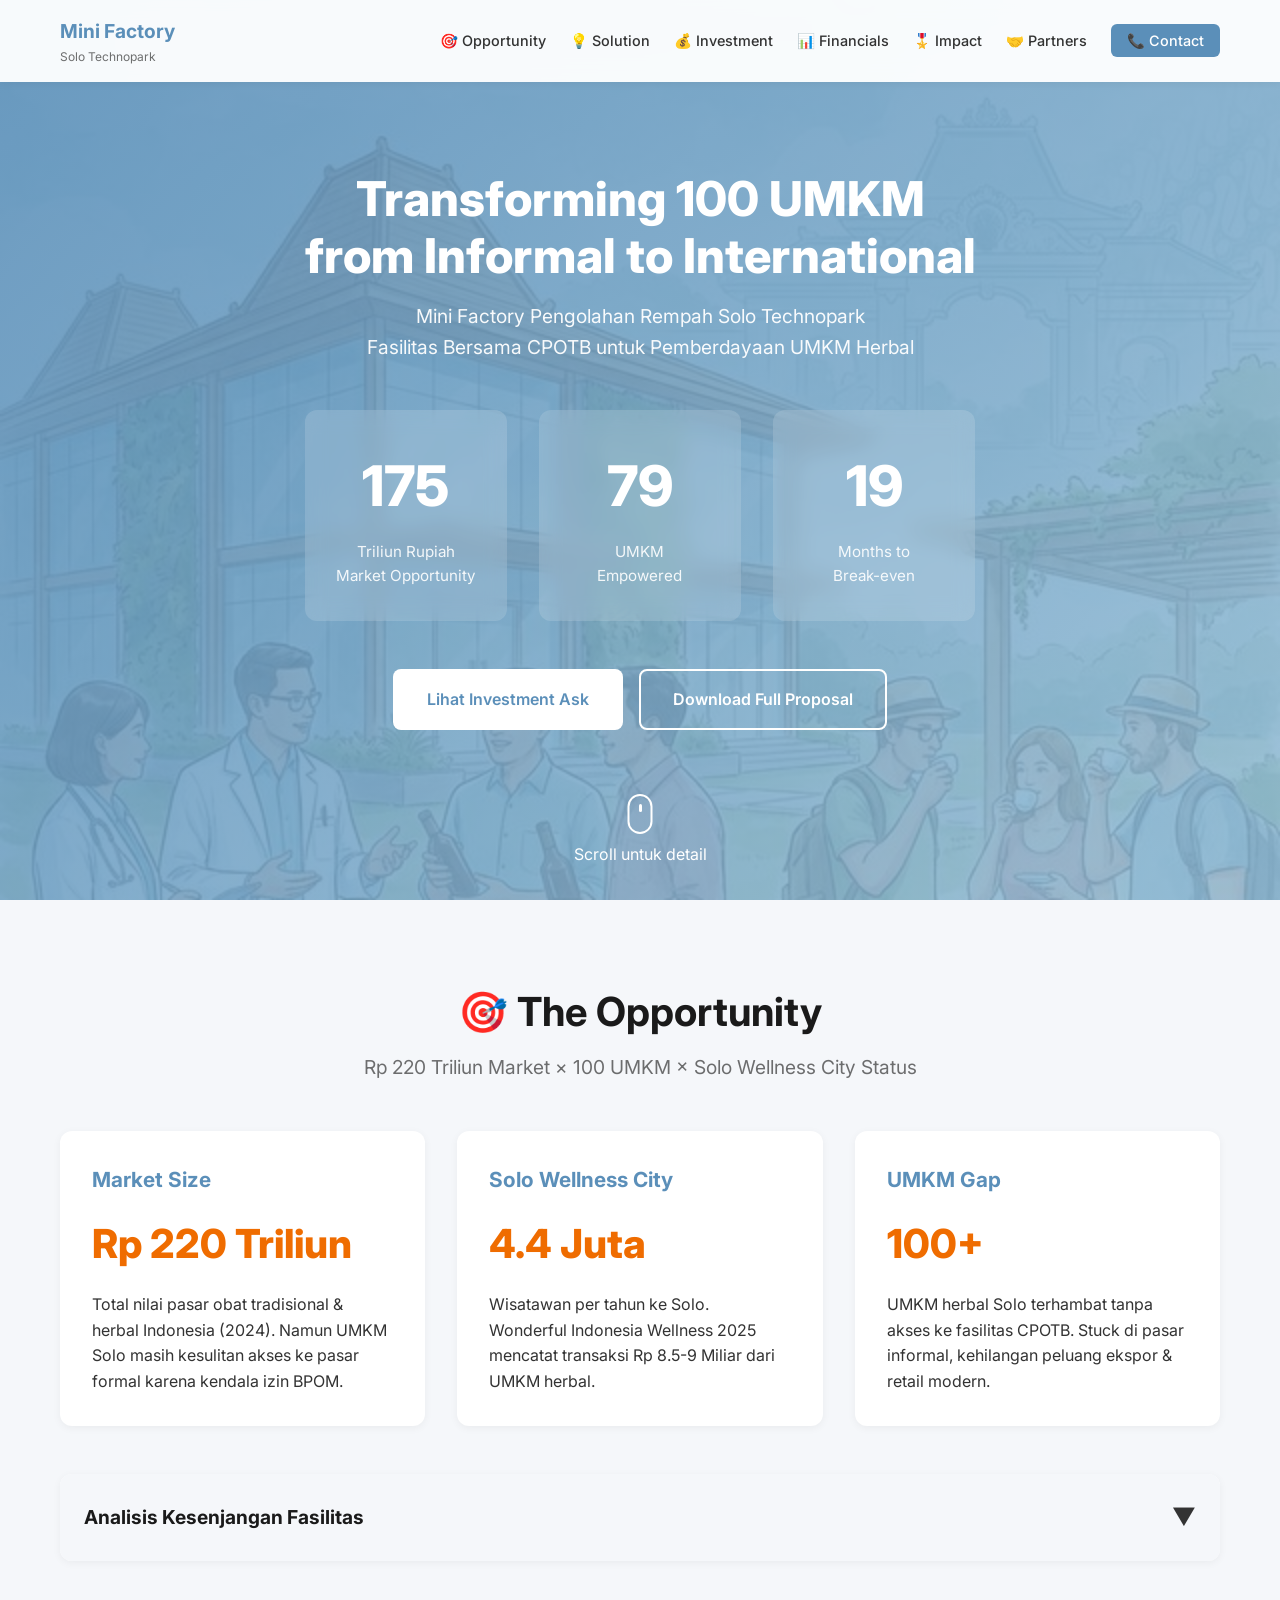
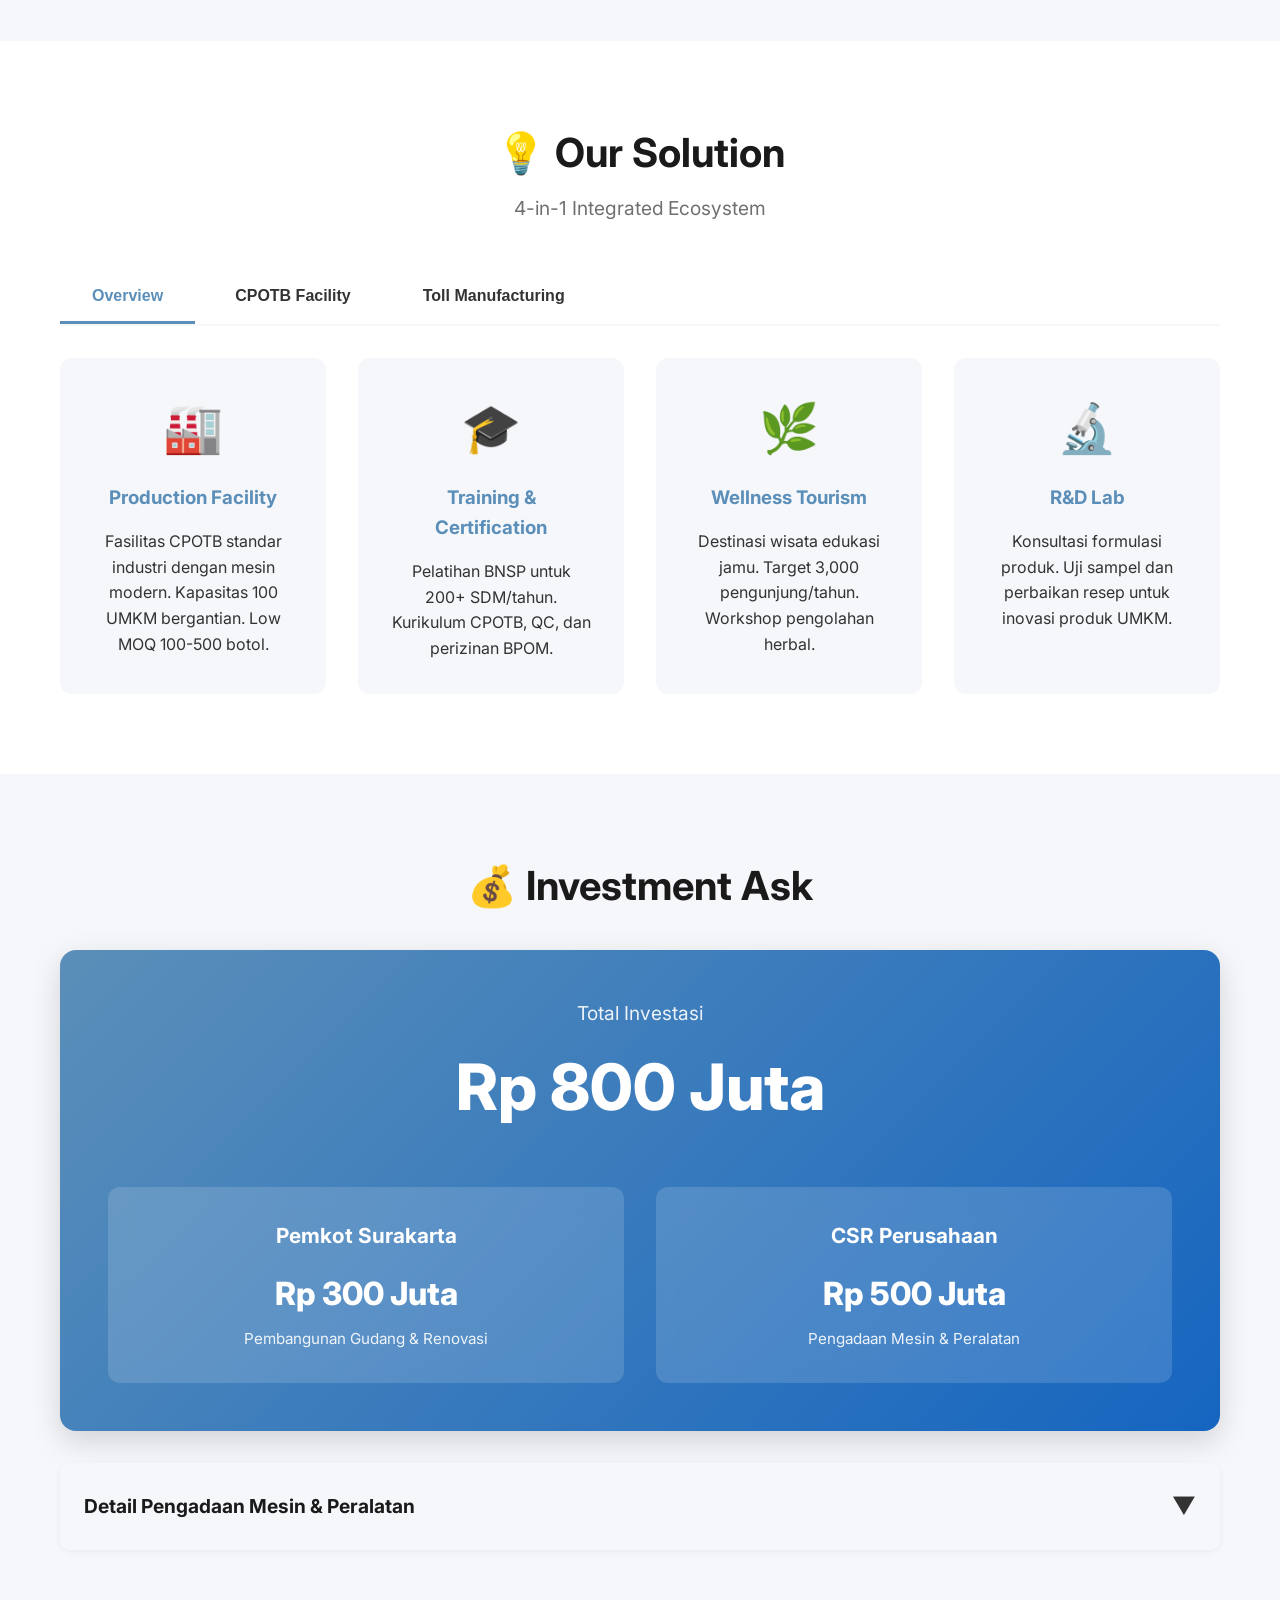
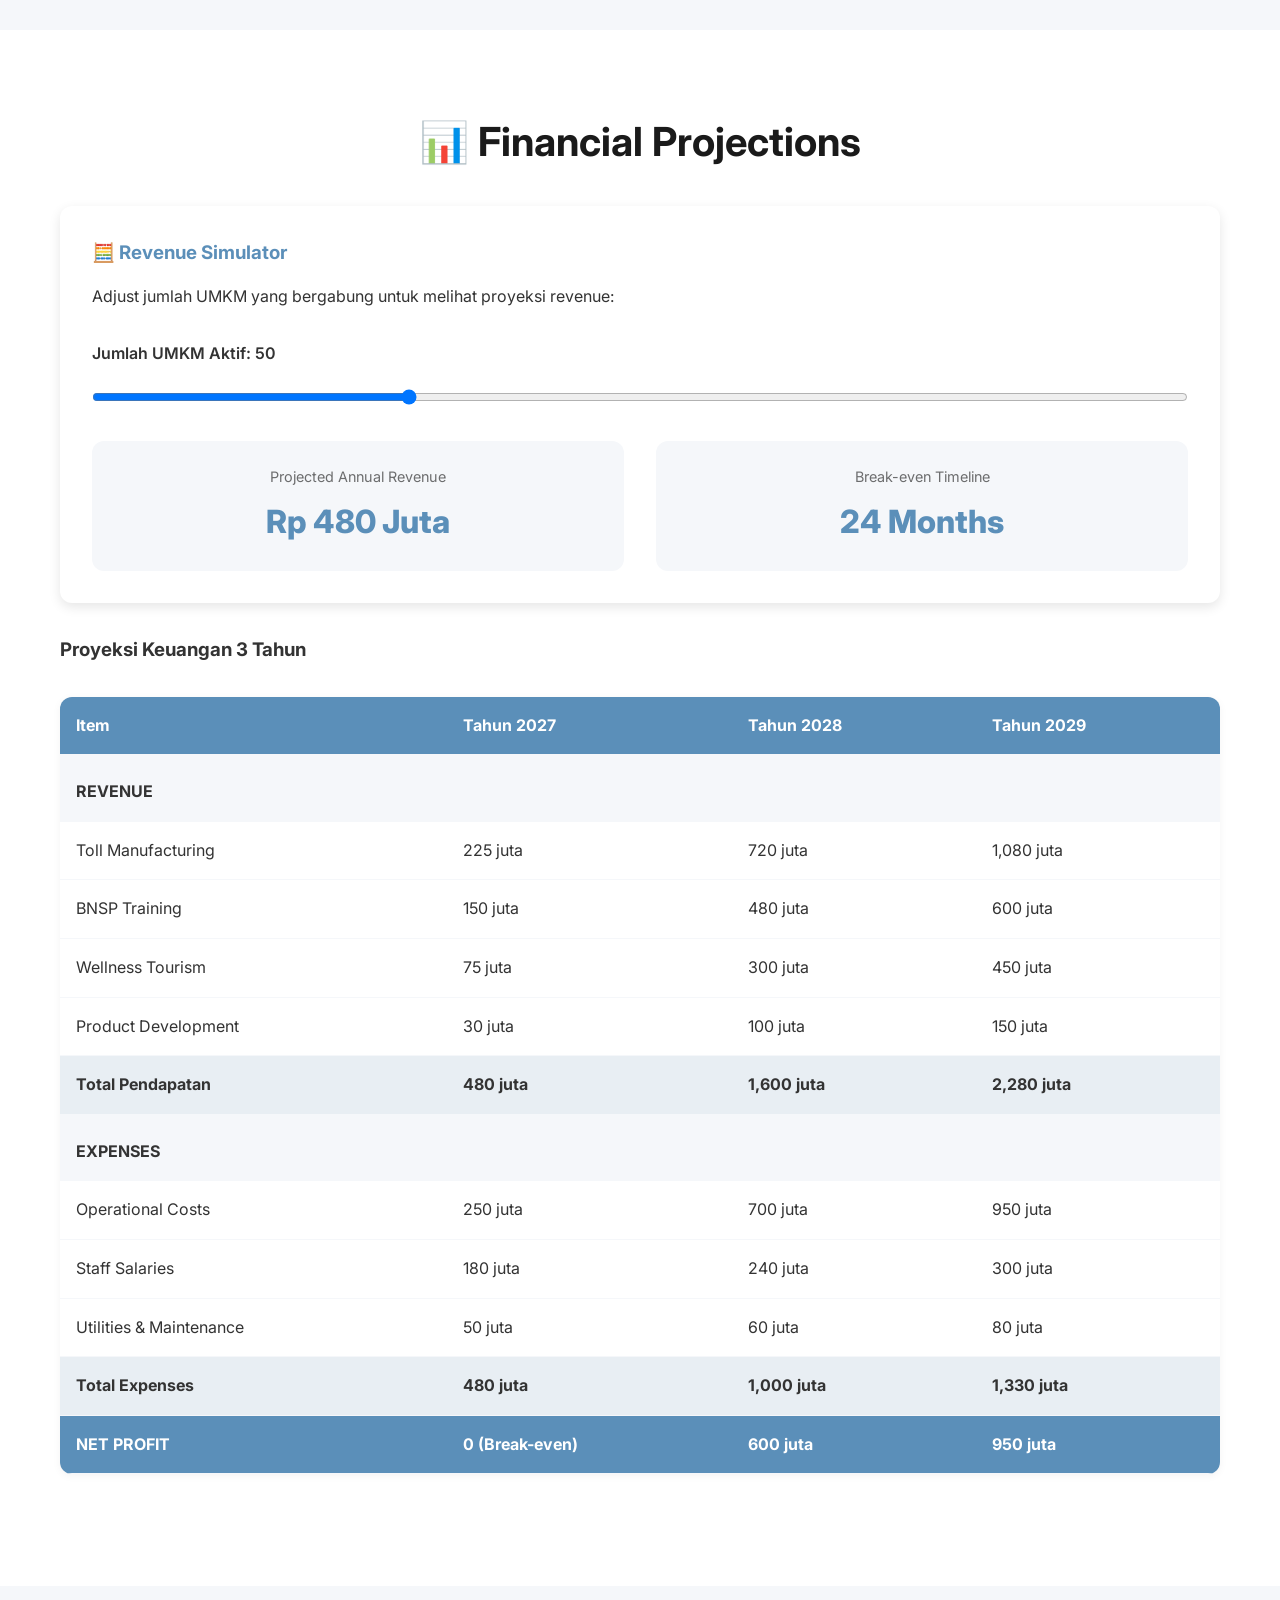
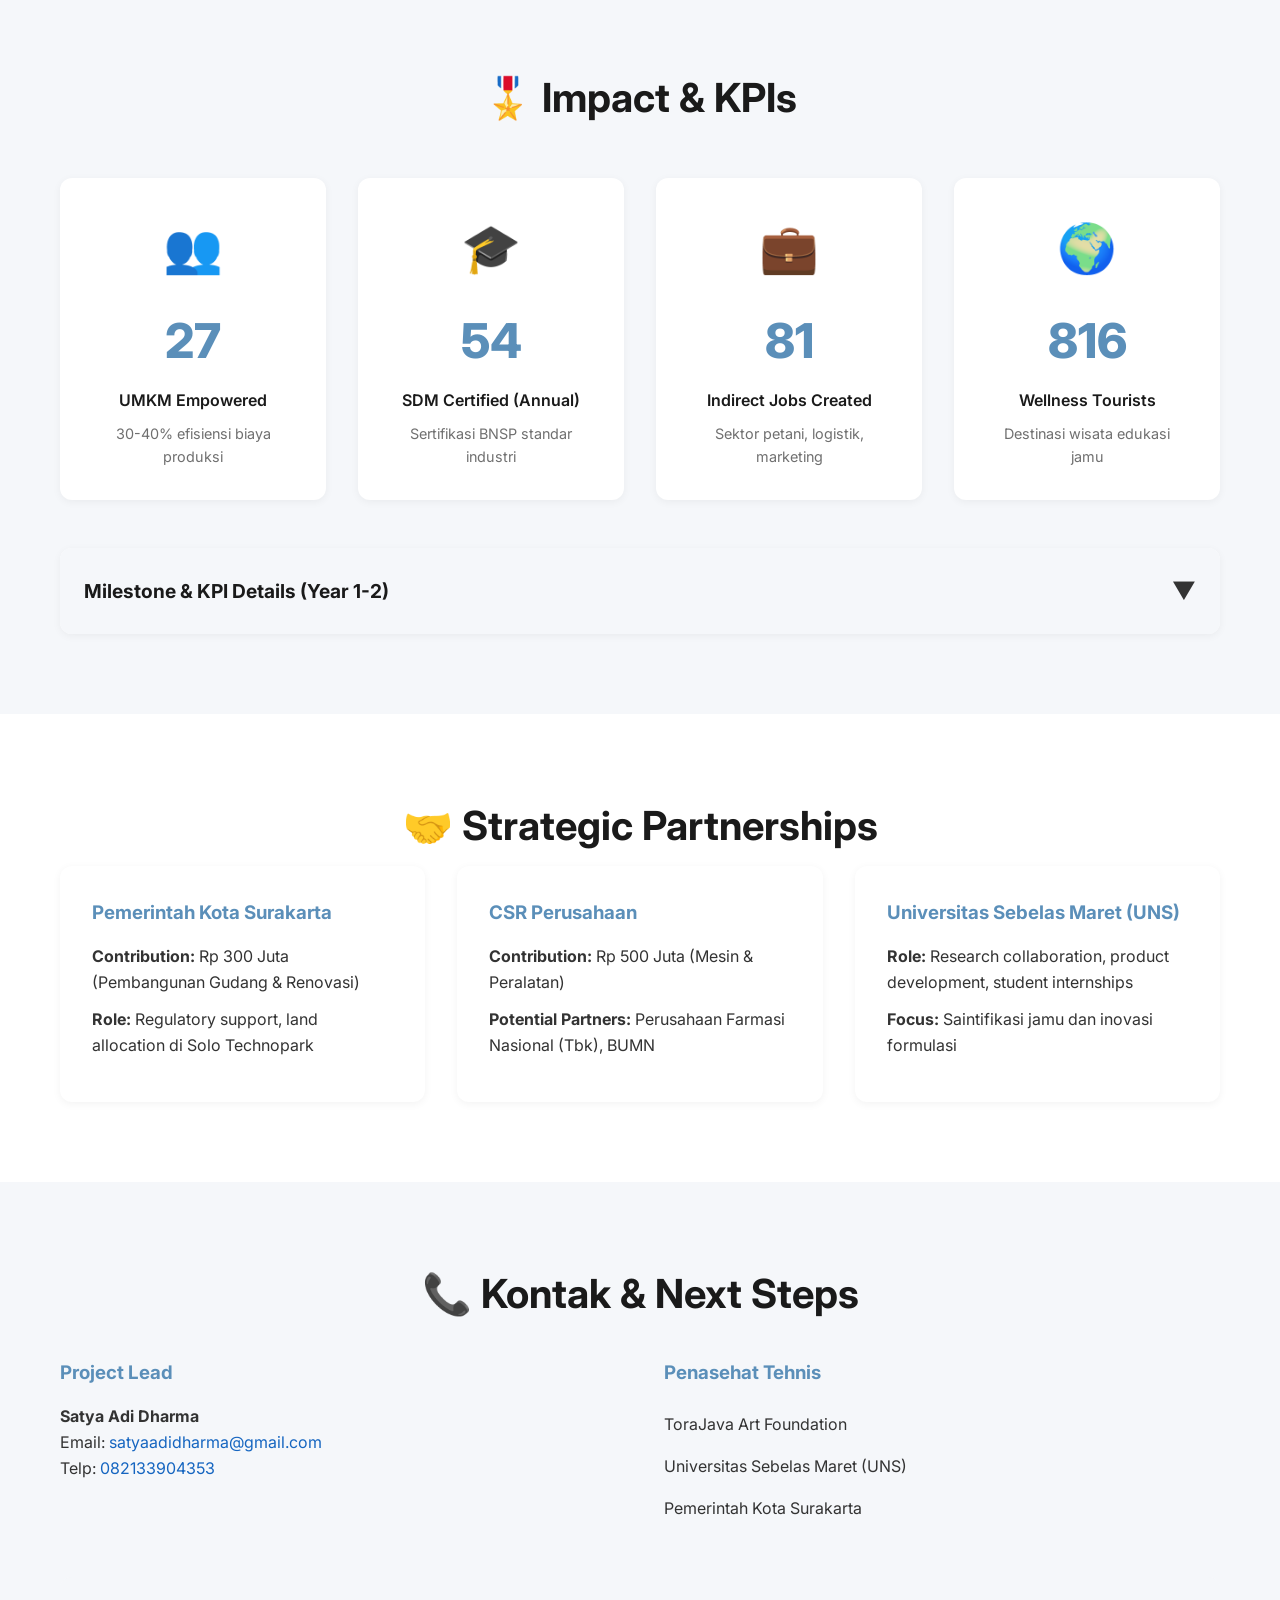
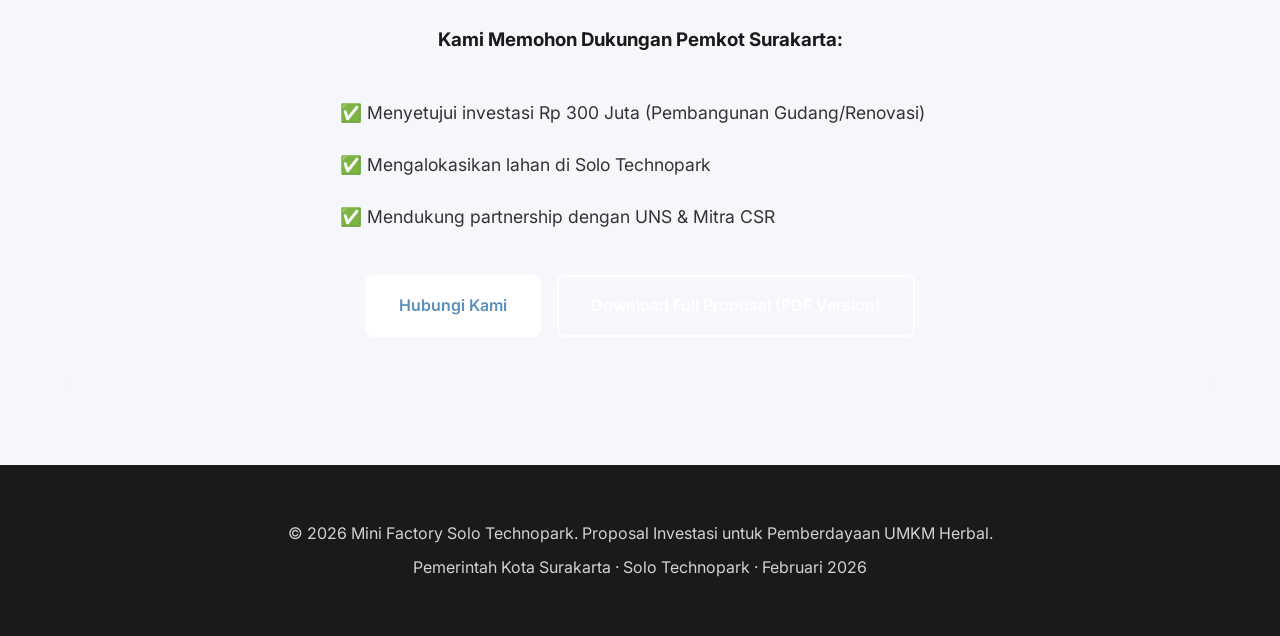
<file: index_interactive.html>
<!DOCTYPE html>
<html lang="id">

<head>
  <meta charset="UTF-8">
  <meta name="viewport" content="width=device-width, initial-scale=1.0">
  <meta name="description"
    content="Mini Factory Solo Technopark - Fasilitas CPOTB Bersama untuk Pemberdayaan 100 UMKM Herbal">
  <title>Mini Factory Solo Technopark | Proposal Investasi</title>
  <link rel="stylesheet" href="style_interactive.css">
</head>

<body>
  <!-- Sticky Navigation -->
  <nav id="navbar">
    <div class="nav-container">
      <div class="nav-logo">
        <span class="logo-text">Mini Factory</span>
        <span class="logo-sub">Solo Technopark</span>
      </div>
      <ul class="nav-menu">
        <li><a href="#opportunity">🎯 Opportunity</a></li>
        <li><a href="#solution">💡 Solution</a></li>
        <li><a href="#investment">💰 Investment</a></li>
        <li><a href="#financials">📊 Financials</a></li>
        <li><a href="#impact">🎖️ Impact</a></li>
        <li><a href="#partners">🤝 Partners</a></li>
        <li><a href="#contact" class="nav-cta">📞 Contact</a></li>
      </ul>
      <button class="hamburger" id="hamburger">
        <span></span>
        <span></span>
        <span></span>
      </button>
    </div>
  </nav>

  <!-- Hero Section -->
  <section id="hero">
    <div class="hero-overlay"></div>
    <div class="hero-content">
      <h1 class="hero-title">Transforming 100 UMKM<br>from Informal to International</h1>
      <p class="hero-subtitle">Mini Factory Pengolahan Rempah Solo Technopark<br>Fasilitas Bersama CPOTB untuk
        Pemberdayaan UMKM Herbal</p>

      <!-- Key Stats Cards -->
      <div class="stats-grid">
        <div class="stat-card">
          <div class="stat-number" data-target="220">0</div>
          <div class="stat-label">Triliun Rupiah<br>Market Opportunity</div>
        </div>
        <div class="stat-card">
          <div class="stat-number" data-target="100">0</div>
          <div class="stat-label">UMKM<br>Empowered</div>
        </div>
        <div class="stat-card">
          <div class="stat-number" data-target="24">0</div>
          <div class="stat-label">Months to<br>Break-even</div>
        </div>
      </div>

      <div class="hero-cta">
        <a href="#investment" class="btn btn-primary">Lihat Investment Ask</a>
        <a href="index_backup_20260210_224505.html" class="btn btn-secondary" target="_blank">Download Full Proposal</a>
      </div>
    </div>
    <div class="scroll-indicator">
      <div class="mouse">
        <div class="wheel"></div>
      </div>
      <p>Scroll untuk detail</p>
    </div>
  </section>

  <!-- Opportunity Section -->
  <section id="opportunity" class="content-section">
    <div class="container">
      <h2 class="section-title">🎯 The Opportunity</h2>
      <div class="subtitle">Rp 220 Triliun Market × 100 UMKM × Solo Wellness City Status</div>

      <div class="opportunity-grid">
        <div class="opportunity-card">
          <h3>Market Size</h3>
          <p class="big-number">Rp 220 Triliun</p>
          <p>Total nilai pasar obat tradisional & herbal Indonesia (2024). Namun UMKM Solo masih kesulitan akses ke
            pasar formal karena kendala izin BPOM.</p>
        </div>
        <div class="opportunity-card">
          <h3>Solo Wellness City</h3>
          <p class="big-number">4.4 Juta</p>
          <p>Wisatawan per tahun ke Solo. Wonderful Indonesia Wellness 2025 mencatat transaksi Rp 8.5-9 Miliar dari UMKM
            herbal.</p>
        </div>
        <div class="opportunity-card">
          <h3>UMKM Gap</h3>
          <p class="big-number">100+</p>
          <p>UMKM herbal Solo terhambat tanpa akses ke fasilitas CPOTB. Stuck di pasar informal, kehilangan peluang
            ekspor & retail modern.</p>
        </div>
      </div>

      <!-- Facility Gap Table (Accordion) -->
      <div class="accordion">
        <div class="accordion-header" data-target="facility-gap">
          <h3>Analisis Kesenjangan Fasilitas</h3>
          <span class="accordion-icon">▼</span>
        </div>
        <div class="accordion-content" id="facility-gap">
          <table>
            <thead>
              <tr>
                <th>Fasilitas Existing</th>
                <th>Layanan</th>
                <th>Gap/Keterbatasan bagi UMKM</th>
              </tr>
            </thead>
            <tbody>
              <tr>
                <td>Pabrik Besar (IOT/UKOT)</td>
                <td>Produksi massal</td>
                <td>❌ High MOQ (Minimal Order Tinggi)</td>
              </tr>
              <tr>
                <td>Poltekkes Surakarta</td>
                <td>Pendidikan D3 Jamu</td>
                <td>❌ Fokus pendidikan, bukan produksi</td>
              </tr>
              <tr>
                <td>BPVP/BLK Surakarta</td>
                <td>Pelatihan barista jamu</td>
                <td>❌ Hanya training, tanpa fasilitas processing</td>
              </tr>
              <tr>
                <td>Pasar Jamu Nguter</td>
                <td>Pasar tradisional</td>
                <td>❌ Pusat perdagangan, bukan fasilitas CPOTB</td>
              </tr>
            </tbody>
          </table>
        </div>
      </div>
    </div>
  </section>

  <!-- Solution Section -->
  <section id="solution" class="content-section bg-light">
    <div class="container">
      <h2 class="section-title">💡 Our Solution</h2>
      <div class="subtitle">4-in-1 Integrated Ecosystem</div>

      <!-- Tab Navigation -->
      <div class="tabs">
        <div class="tab-nav">
          <button class="tab-btn active" data-tab="overview">Overview</button>
          <button class="tab-btn" data-tab="facility">CPOTB Facility</button>
          <button class="tab-btn" data-tab="tollmfg">Toll Manufacturing</button>
        </div>

        <!-- Tab Content: Overview -->
        <div class="tab-content active" id="overview">
          <div class="ecosystem-grid">
            <div class="ecosystem-card">
              <div class="icon">🏭</div>
              <h3>Production Facility</h3>
              <p>Fasilitas CPOTB standar industri dengan mesin modern. Kapasitas 100 UMKM bergantian. Low MOQ 100-500
                botol.</p>
            </div>
            <div class="ecosystem-card">
              <div class="icon">🎓</div>
              <h3>Training & Certification</h3>
              <p>Pelatihan BNSP untuk 200+ SDM/tahun. Kurikulum CPOTB, QC, dan perizinan BPOM.</p>
            </div>
            <div class="ecosystem-card">
              <div class="icon">🌿</div>
              <h3>Wellness Tourism</h3>
              <p>Destinasi wisata edukasi jamu. Target 3,000 pengunjung/tahun. Workshop pengolahan herbal.</p>
            </div>
            <div class="ecosystem-card">
              <div class="icon">🔬</div>
              <h3>R&D Lab</h3>
              <p>Konsultasi formulasi produk. Uji sampel dan perbaikan resep untuk inovasi produk UMKM.</p>
            </div>
          </div>
        </div>

        <!-- Tab Content: CPOTB Facility -->
        <div class="tab-content" id="facility">
          <h3>Spesifikasi Fasilitas CPOTB</h3>
          <ul class="feature-list">
            <li>✅ Ruang Produksi Sterile (Clean Room)</li>
            <li>✅ Mesin Grinding & Extraction Modern</li>
            <li>✅ Packaging Line (Sachet & Capsule)</li>
            <li>✅ Quality Control Laboratory</li>
            <li>✅ Cold Storage untuk Bahan Baku</li>
            <li>✅ HVAC System (Kontrol Suhu & Kelembaban)</li>
          </ul>
          <p><strong>Lokasi:</strong> Solo Technopark, dekat dengan UMKM cluster dan destinasi wisata.</p>
        </div>

        <!-- Tab Content: Toll Manufacturing -->
        <div class="tab-content" id="tollmfg">
          <h3>Model Toll Manufacturing (Maklon)</h3>
          <p>UMKM membawa bahan baku dan formula → Mini Factory menyediakan fasilitas produksi & QC → Produk jadi legal
            (berizin BPOM).</p>
          <div class="comparison-table">
            <div class="comparison-col">
              <h4>❌ Tanpa Mini Factory</h4>
              <ul>
                <li>Produksi di dapur rumah</li>
                <li>Tidak higienis standar industri</li>
                <li>Tidak lulus BPOM</li>
                <li>Tidak bisa masuk pasar modern</li>
              </ul>
            </div>
            <div class="comparison-col">
              <h4>✅ Dengan Mini Factory</h4>
              <ul>
                <li>Sewa fasilitas CPOTB</li>
                <li>Produk terstandar & higienis</li>
                <li>Lulus BPOM</li>
                <li>Ekspor & Retail Ready</li>
              </ul>
            </div>
          </div>
        </div>
      </div>
    </div>
  </section>

  <!-- Investment Section -->
  <section id="investment" class="content-section">
    <div class="container">
      <h2 class="section-title">💰 Investment Ask</h2>
      <div class="investment-highlight">
        <div class="investment-total">
          <span class="label">Total Investasi</span>
          <span class="amount">Rp 800 Juta</span>
        </div>
        <div class="investment-breakdown">
          <div class="breakdown-item">
            <div class="breakdown-source">Pemkot Surakarta</div>
            <div class="breakdown-amount">Rp 300 Juta</div>
            <div class="breakdown-desc">Pembangunan Gudang & Renovasi</div>
          </div>
          <div class="breakdown-item">
            <div class="breakdown-source">CSR Perusahaan</div>
            <div class="breakdown-amount">Rp 500 Juta</div>
            <div class="breakdown-desc">Pengadaan Mesin & Peralatan</div>
          </div>
        </div>
      </div>

      <!-- Equipment Breakdown (Accordion) -->
      <div class="accordion">
        <div class="accordion-header" data-target="equipment-detail">
          <h3>Detail Pengadaan Mesin & Peralatan</h3>
          <span class="accordion-icon">▼</span>
        </div>
        <div class="accordion-content" id="equipment-detail">
          <table>
            <thead>
              <tr>
                <th>Komponen</th>
                <th>Detail</th>
                <th>Nilai (Rp)</th>
              </tr>
            </thead>
            <tbody>
              <tr>
                <td>Mesin Process</td>
                <td>Grinding, Extracting</td>
                <td>300,000,000</td>
              </tr>
              <tr>
                <td>Mesin Filling & Packaging</td>
                <td>Sachet & Capsule</td>
                <td>100,000,000</td>
              </tr>
              <tr>
                <td>Peralatan Lab QC</td>
                <td>Mikroskop, Alat Uji</td>
                <td>100,000,000</td>
              </tr>
            </tbody>
          </table>
        </div>
      </div>
    </div>
  </section>

  <!-- Financials Section -->
  <section id="financials" class="content-section bg-light">
    <div class="container">
      <h2 class="section-title">📊 Financial Projections</h2>

      <!-- Interactive Calculator -->
      <div class="calculator-box">
        <h3>🧮 Revenue Simulator</h3>
        <p>Adjust jumlah UMKM yang bergabung untuk melihat proyeksi revenue:</p>
        <div class="slider-container">
          <label for="umkm-slider">Jumlah UMKM Aktif: <span id="umkm-value">50</span></label>
          <input type="range" id="umkm-slider" min="30" max="100" value="50" step="5">
        </div>
        <div class="calc-results">
          <div class="calc-item">
            <span class="calc-label">Projected Annual Revenue</span>
            <span class="calc-value" id="revenue-result">Rp 480 Juta</span>
          </div>
          <div class="calc-item">
            <span class="calc-label">Break-even Timeline</span>
            <span class="calc-value" id="breakeven-result">24 Months</span>
          </div>
        </div>
      </div>

      <!-- 3-Year Projection Table -->
      <h3>Proyeksi Keuangan 3 Tahun</h3>
      <table class="financial-table">
        <thead>
          <tr>
            <th>Item</th>
            <th>Tahun 2027</th>
            <th>Tahun 2028</th>
            <th>Tahun 2029</th>
          </tr>
        </thead>
        <tbody>
          <tr class="section-row">
            <td colspan="4"><strong>REVENUE</strong></td>
          </tr>
          <tr>
            <td>Toll Manufacturing</td>
            <td>225 juta</td>
            <td>720 juta</td>
            <td>1,080 juta</td>
          </tr>
          <tr>
            <td>BNSP Training</td>
            <td>150 juta</td>
            <td>480 juta</td>
            <td>600 juta</td>
          </tr>
          <tr>
            <td>Wellness Tourism</td>
            <td>75 juta</td>
            <td>300 juta</td>
            <td>450 juta</td>
          </tr>
          <tr>
            <td>Product Development</td>
            <td>30 juta</td>
            <td>100 juta</td>
            <td>150 juta</td>
          </tr>
          <tr class="total-row">
            <td><strong>Total Pendapatan</strong></td>
            <td><strong>480 juta</strong></td>
            <td><strong>1,600 juta</strong></td>
            <td><strong>2,280 juta</strong></td>
          </tr>
          <tr class="section-row">
            <td colspan="4"><strong>EXPENSES</strong></td>
          </tr>
          <tr>
            <td>Operational Costs</td>
            <td>250 juta</td>
            <td>700 juta</td>
            <td>950 juta</td>
          </tr>
          <tr>
            <td>Staff Salaries</td>
            <td>180 juta</td>
            <td>240 juta</td>
            <td>300 juta</td>
          </tr>
          <tr>
            <td>Utilities & Maintenance</td>
            <td>50 juta</td>
            <td>60 juta</td>
            <td>80 juta</td>
          </tr>
          <tr class="total-row">
            <td><strong>Total Expenses</strong></td>
            <td><strong>480 juta</strong></td>
            <td><strong>1,000 juta</strong></td>
            <td><strong>1,330 juta</strong></td>
          </tr>
          <tr class="highlight-row">
            <td><strong>NET PROFIT</strong></td>
            <td><strong>0 (Break-even)</strong></td>
            <td><strong>600 juta</strong></td>
            <td><strong>950 juta</strong></td>
          </tr>
        </tbody>
      </table>
    </div>
  </section>

  <!-- Impact Section -->
  <section id="impact" class="content-section">
    <div class="container">
      <h2 class="section-title">🎖️ Impact & KPIs</h2>

      <div class="impact-grid">
        <div class="impact-card">
          <div class="impact-icon">👥</div>
          <div class="impact-number" data-target="100">0</div>
          <div class="impact-label">UMKM Empowered</div>
          <div class="impact-desc">30-40% efisiensi biaya produksi</div>
        </div>
        <div class="impact-card">
          <div class="impact-icon">🎓</div>
          <div class="impact-number" data-target="200">0</div>
          <div class="impact-label">SDM Certified (Annual)</div>
          <div class="impact-desc">Sertifikasi BNSP standar industri</div>
        </div>
        <div class="impact-card">
          <div class="impact-icon">💼</div>
          <div class="impact-number" data-target="300">0</div>
          <div class="impact-label">Indirect Jobs Created</div>
          <div class="impact-desc">Sektor petani, logistik, marketing</div>
        </div>
        <div class="impact-card">
          <div class="impact-icon">🌍</div>
          <div class="impact-number" data-target="3000">0</div>
          <div class="impact-label">Wellness Tourists</div>
          <div class="impact-desc">Destinasi wisata edukasi jamu</div>
        </div>
      </div>

      <!-- Year 1 KPIs Table (Accordion) -->
      <div class="accordion">
        <div class="accordion-header" data-target="kpi-detail">
          <h3>Milestone & KPI Details (Year 1-2)</h3>
          <span class="accordion-icon">▼</span>
        </div>
        <div class="accordion-content" id="kpi-detail">
          <h4>UMKM Empowerment Metrics</h4>
          <table>
            <thead>
              <tr>
                <th>KPI</th>
                <th>Target Tahun 1</th>
                <th>Target Tahun 2</th>
              </tr>
            </thead>
            <tbody>
              <tr>
                <td>Number of UMKM using facility</td>
                <td>50 Mitra Aktif</td>
                <td>100 Mitra Aktif</td>
              </tr>
              <tr>
                <td>BPOM licenses obtained</td>
                <td>25 New Licenses</td>
                <td>50 New Licenses</td>
              </tr>
              <tr>
                <td>Avg. revenue increase per UMKM</td>
                <td>+200%</td>
                <td>+300%</td>
              </tr>
            </tbody>
          </table>
        </div>
      </div>
    </div>
  </section>

  <!-- Partners Section -->
  <section id="partners" class="content-section bg-light">
    <div class="container">
      <h2 class="section-title">🤝 Strategic Partnerships</h2>

      <div class="partners-grid">
        <div class="partner-card">
          <h3>Pemerintah Kota Surakarta</h3>
          <p><strong>Contribution:</strong> Rp 300 Juta (Pembangunan Gudang & Renovasi)</p>
          <p><strong>Role:</strong> Regulatory support, land allocation di Solo Technopark</p>
        </div>
        <div class="partner-card">
          <h3>CSR Perusahaan</h3>
          <p><strong>Contribution:</strong> Rp 500 Juta (Mesin & Peralatan)</p>
          <p><strong>Potential Partners:</strong> Perusahaan Farmasi Nasional (Tbk), BUMN</p>
        </div>
        <div class="partner-card">
          <h3>Universitas Sebelas Maret (UNS)</h3>
          <p><strong>Role:</strong> Research collaboration, product development, student internships</p>
          <p><strong>Focus:</strong> Saintifikasi jamu dan inovasi formulasi</p>
        </div>
      </div>
    </div>
  </section>

  <!-- Contact Section -->
  <section id="contact" class="content-section">
    <div class="container">
      <h2 class="section-title">📞 Kontak & Next Steps</h2>

      <div class="contact-box">
        <div class="contact-info">
          <h3>Project Lead</h3>
          <p><strong>Satya Adi Dharma</strong></p>
          <p>Email: <a href="mailto:satyaadidharma@gmail.com">satyaadidharma@gmail.com</a></p>
          <p>Telp: <a href="tel:082133904353">082133904353</a></p>
        </div>
        <div class="contact-advisors">
          <h3>Penasehat Tehnis</h3>
          <ul>
            <li>ToraJava Art Foundation</li>
            <li>Universitas Sebelas Maret (UNS)</li>
            <li>Pemerintah Kota Surakarta</li>
          </ul>
        </div>
      </div>

      <div class="cta-box">
        <h3>Kami Memohon Dukungan Pemkot Surakarta:</h3>
        <ul class="request-list">
          <li>✅ Menyetujui investasi Rp 300 Juta (Pembangunan Gudang/Renovasi)</li>
          <li>✅ Mengalokasikan lahan di Solo Technopark</li>
          <li>✅ Mendukung partnership dengan UNS & Mitra CSR</li>
        </ul>
        <div class="cta-buttons">
          <a href="mailto:satyaadidharma@gmail.com?subject=Interest in Mini Factory Project"
            class="btn btn-primary">Hubungi Kami</a>
          <a href="index_backup_20260210_224505.html" class="btn btn-secondary" target="_blank">Download Full Proposal
            (PDF Version)</a>
        </div>
      </div>
    </div>
  </section>

  <!-- Footer -->
  <footer>
    <div class="container">
      <p>&copy; 2026 Mini Factory Solo Technopark. Proposal Investasi untuk Pemberdayaan UMKM Herbal.</p>
      <p>Pemerintah Kota Surakarta · Solo Technopark · Februari 2026</p>
    </div>
  </footer>

  <script src="script.js"></script>
</body>

</html>
</file>
<file: style_interactive.css>
@import url('https://fonts.googleapis.com/css2?family=Inter:wght@300;400;600;700;800&display=swap');

:root {
    --primary-color: #5B8FB9;
    --secondary-color: #1565C0;
    --accent-color: #EF6C00;
    --bg-color: #F5F7FA;
    --text-color: #333;
    --heading-color: #1A1A1A;
    --card-bg: #FFFFFF;
    --shadow-sm: 0 2px 8px rgba(0, 0, 0, 0.05);
    --shadow-md: 0 4px 12px rgba(0, 0, 0, 0.1);
    --shadow-lg: 0 10px 30px rgba(0, 0, 0, 0.15);
    --transition-fast: 0.2s ease;
    --transition-normal: 0.3s ease;
}

* {
    margin: 0;
    padding: 0;
    box-sizing: border-box;
}

html {
    scroll-behavior: smooth;
}

body {
    font-family: 'Inter', sans-serif;
    line-height: 1.6;
    color: var(--text-color);
    background-color: var(--bg-color);
}

.container {
    max-width: 1200px;
    margin: 0 auto;
    padding: 0 20px;
}

/* ========== NAVIGATION ========== */
#navbar {
    position: fixed;
    top: 0;
    left: 0;
    right: 0;
    background: rgba(255, 255, 255, 0.95);
    backdrop-filter: blur(10px);
    box-shadow: var(--shadow-sm);
    z-index: 1000;
    transition: var(--transition-normal);
}

.nav-container {
    max-width: 1200px;
    margin: 0 auto;
    padding: 1rem 20px;
    display: flex;
    justify-content: space-between;
    align-items: center;
}

.nav-logo {
    display: flex;
    flex-direction: column;
}

.logo-text {
    font-size: 1.2rem;
    font-weight: 700;
    color: var(--primary-color);
}

.logo-sub {
    font-size: 0.75rem;
    color: var(--text-color);
    opacity: 0.7;
}

.nav-menu {
    display: flex;
    list-style: none;
    gap: 1.5rem;
    align-items: center;
}

.nav-menu a {
    text-decoration: none;
    color: var(--text-color);
    font-weight: 500;
    font-size: 0.9rem;
    transition: var(--transition-fast);
    padding: 0.5rem 0;
    border-bottom: 2px solid transparent;
}

.nav-menu a:hover {
    color: var(--primary-color);
    border-bottom-color: var(--primary-color);
}

.nav-menu a.nav-cta {
    background: var(--primary-color);
    color: white;
    padding: 0.5rem 1rem;
    border-radius: 6px;
    border-bottom: none;
}

.nav-menu a.nav-cta:hover {
    background: var(--secondary-color);
}

.hamburger {
    display: none;
    flex-direction: column;
    gap: 4px;
    background: none;
    border: none;
    cursor: pointer;
}

.hamburger span {
    width: 25px;
    height: 3px;
    background: var(--text-color);
    border-radius: 2px;
    transition: var(--transition-normal);
}

/* ========== HERO SECTION ========== */
#hero {
    position: relative;
    min-height: 100vh;
    display: flex;
    align-items: center;
    justify-content: center;
    background: linear-gradient(135deg, #5B8FB9 0%, #8FB9D4 100%);
    color: white;
    text-align: center;
    padding: 2rem;
    background-image: url('images/solo_wellness_hub_hero.png');
    background-size: cover;
    background-position: center;
    background-blend-mode: overlay;
}

.hero-overlay {
    position: absolute;
    top: 0;
    left: 0;
    right: 0;
    bottom: 0;
    background: linear-gradient(135deg, rgba(91, 143, 185, 0.9) 0%, rgba(143, 185, 212, 0.85) 100%);
}

.hero-content {
    position: relative;
    z-index: 1;
    max-width: 1000px;
    animation: fadeInUp 1s ease;
}

.hero-title {
    font-size: 3rem;
    font-weight: 800;
    margin-bottom: 1rem;
    line-height: 1.2;
}

.hero-subtitle {
    font-size: 1.2rem;
    margin-bottom: 3rem;
    opacity: 0.95;
    font-weight: 400;
}

.stats-grid {
    display: grid;
    grid-template-columns: repeat(auto-fit, minmax(200px, 1fr));
    gap: 2rem;
    margin: 3rem 0;
}

.stat-card {
    background: rgba(255, 255, 255, 0.15);
    backdrop-filter: blur(10px);
    border-radius: 12px;
    padding: 2rem 1rem;
    transition: var(--transition-normal);
}

.stat-card:hover {
    transform: translateY(-5px);
    background: rgba(255, 255, 255, 0.2);
}

.stat-number {
    font-size: 3.5rem;
    font-weight: 800;
    margin-bottom: 0.5rem;
}

.stat-label {
    font-size: 0.95rem;
    opacity: 0.9;
}

.hero-cta {
    display: flex;
    gap: 1rem;
    justify-content: center;
    margin-top: 3rem;
    flex-wrap: wrap;
}

.btn {
    display: inline-block;
    padding: 1rem 2rem;
    border-radius: 8px;
    text-decoration: none;
    font-weight: 600;
    transition: var(--transition-normal);
    cursor: pointer;
    border: 2px solid transparent;
}

.btn-primary {
    background: white;
    color: var(--primary-color);
}

.btn-primary:hover {
    transform: translateY(-2px);
    box-shadow: var(--shadow-lg);
}

.btn-secondary {
    background: transparent;
    color: white;
    border-color: white;
}

.btn-secondary:hover {
    background: white;
    color: var(--primary-color);
}

.scroll-indicator {
    position: absolute;
    bottom: 2rem;
    left: 50%;
    transform: translateX(-50%);
    text-align: center;
    animation: bounce 2s infinite;
}

.mouse {
    width: 25px;
    height: 40px;
    border: 2px solid white;
    border-radius: 15px;
    position: relative;
    margin: 0 auto 0.5rem;
}

.wheel {
    width: 3px;
    height: 8px;
    background: white;
    border-radius: 2px;
    position: absolute;
    top: 8px;
    left: 50%;
    transform: translateX(-50%);
    animation: scroll 1.5s infinite;
}

/* ========== CONTENT SECTIONS ========== */
.content-section {
    padding: 5rem 0;
}

.bg-light {
    background: white;
}

.section-title {
    font-size: 2.5rem;
    color: var(--heading-color);
    margin-bottom: 0.5rem;
    text-align: center;
}

.subtitle {
    text-align: center;
    color: var(--text-color);
    opacity: 0.7;
    font-size: 1.2rem;
    margin-bottom: 3rem;
}

/* ========== OPPORTUNITY SECTION ========== */
.opportunity-grid {
    display: grid;
    grid-template-columns: repeat(auto-fit, minmax(300px, 1fr));
    gap: 2rem;
    margin-bottom: 3rem;
}

.opportunity-card {
    background: white;
    padding: 2rem;
    border-radius: 12px;
    box-shadow: var(--shadow-sm);
    transition: var(--transition-normal);
}

.opportunity-card:hover {
    transform: translateY(-5px);
    box-shadow: var(--shadow-md);
}

.opportunity-card h3 {
    color: var(--primary-color);
    margin-bottom: 1rem;
    font-size: 1.3rem;
}

.big-number {
    font-size: 2.5rem;
    font-weight: 800;
    color: var(--accent-color);
    margin: 1rem 0;
}

/* ========== ACCORDION ========== */
.accordion {
    background: white;
    border-radius: 12px;
    box-shadow: var(--shadow-sm);
    margin-top: 2rem;
    overflow: hidden;
}

.accordion-header {
    display: flex;
    justify-content: space-between;
    align-items: center;
    padding: 1.5rem;
    cursor: pointer;
    background: var(--bg-color);
    transition: var(--transition-fast);
}

.accordion-header:hover {
    background: #E8EEF3;
}

.accordion-header h3 {
    margin: 0;
    font-size: 1.2rem;
    color: var(--heading-color);
}

.accordion-icon {
    font-size: 1.5rem;
    transition: transform var(--transition-normal);
}

.accordion-header.active .accordion-icon {
    transform: rotate(180deg);
}

.accordion-content {
    max-height: 0;
    overflow: hidden;
    transition: max-height 0.4s ease;
}

.accordion-content.active {
    max-height: 1000px;
}

.accordion-content table {
    width: 100%;
}

/* ========== TABS ========== */
.tabs {
    margin-top: 2rem;
}

.tab-nav {
    display: flex;
    gap: 0.5rem;
    border-bottom: 2px solid var(--bg-color);
    margin-bottom: 2rem;
}

.tab-btn {
    padding: 1rem 2rem;
    background: none;
    border: none;
    font-size: 1rem;
    font-weight: 600;
    color: var(--text-color);
    cursor: pointer;
    border-bottom: 3px solid transparent;
    transition: var(--transition-fast);
}

.tab-btn:hover {
    color: var(--primary-color);
}

.tab-btn.active {
    color: var(--primary-color);
    border-bottom-color: var(--primary-color);
}

.tab-content {
    display: none;
    animation: fadeIn 0.5s ease;
}

.tab-content.active {
    display: block;
}

.ecosystem-grid {
    display: grid;
    grid-template-columns: repeat(auto-fit, minmax(250px, 1fr));
    gap: 2rem;
}

.ecosystem-card {
    text-align: center;
    padding: 2rem;
    background: var(--bg-color);
    border-radius: 12px;
    transition: var(--transition-normal);
}

.ecosystem-card:hover {
    transform: translateY(-5px);
    box-shadow: var(--shadow-md);
}

.ecosystem-card .icon {
    font-size: 3rem;
    margin-bottom: 1rem;
}

.ecosystem-card h3 {
    color: var(--primary-color);
    margin-bottom: 1rem;
}

.feature-list {
    list-style: none;
    padding: 1rem 0;
}

.feature-list li {
    padding: 0.75rem 0;
    border-bottom: 1px solid var(--bg-color);
}

.comparison-table {
    display: grid;
    grid-template-columns: 1fr 1fr;
    gap: 2rem;
    margin-top: 2rem;
}

.comparison-col {
    padding: 1.5rem;
    background: var(--bg-color);
    border-radius: 12px;
}

.comparison-col h4 {
    margin-bottom: 1rem;
    font-size: 1.2rem;
}

.comparison-col ul {
    list-style: none;
}

.comparison-col ul li {
    padding: 0.5rem 0;
}

/* ========== INVESTMENT SECTION ========== */
.investment-highlight {
    background: linear-gradient(135deg, var(--primary-color), var(--secondary-color));
    color: white;
    border-radius: 16px;
    padding: 3rem;
    margin: 2rem 0;
    box-shadow: var(--shadow-lg);
}

.investment-total {
    text-align: center;
    margin-bottom: 3rem;
}

.investment-total .label {
    font-size: 1.2rem;
    display: block;
    margin-bottom: 0.5rem;
    opacity: 0.9;
}

.investment-total .amount {
    font-size: 4rem;
    font-weight: 800;
    display: block;
}

.investment-breakdown {
    display: grid;
    grid-template-columns: repeat(auto-fit, minmax(250px, 1fr));
    gap: 2rem;
}

.breakdown-item {
    background: rgba(255, 255, 255, 0.15);
    backdrop-filter: blur(10px);
    padding: 2rem;
    border-radius: 12px;
    text-align: center;
}

.breakdown-source {
    font-size: 1.3rem;
    font-weight: 700;
    margin-bottom: 1rem;
}

.breakdown-amount {
    font-size: 2rem;
    font-weight: 800;
    margin-bottom: 0.5rem;
}

.breakdown-desc {
    font-size: 0.95rem;
    opacity: 0.9;
}

/* ========== CALCULATOR ========== */
.calculator-box {
    background: white;
    padding: 2rem;
    border-radius: 12px;
    box-shadow: var(--shadow-md);
    margin: 2rem 0;
}

.calculator-box h3 {
    color: var(--primary-color);
    margin-bottom: 1rem;
}

.slider-container {
    margin: 2rem 0;
}

.slider-container label {
    display: block;
    margin-bottom: 1rem;
    font-weight: 600;
}

#umkm-slider {
    width: 100%;
    height: 8px;
    border-radius: 4px;
    outline: none;
    background: var(--bg-color);
}

#umkm-slider::-webkit-slider-thumb {
    appearance: none;
    width: 20px;
    height: 20px;
    border-radius: 50%;
    background: var(--primary-color);
    cursor: pointer;
}

.calc-results {
    display: grid;
    grid-template-columns: 1fr 1fr;
    gap: 2rem;
    margin-top: 2rem;
}

.calc-item {
    text-align: center;
    padding: 1.5rem;
    background: var(--bg-color);
    border-radius: 12px;
}

.calc-label {
    display: block;
    font-size: 0.9rem;
    color: var(--text-color);
    opacity: 0.7;
    margin-bottom: 0.5rem;
}

.calc-value {
    display: block;
    font-size: 2rem;
    font-weight: 800;
    color: var(--primary-color);
}

/* ========== TABLES ========== */
table {
    width: 100%;
    border-collapse: collapse;
    margin: 2rem 0;
    background: white;
    border-radius: 12px;
    overflow: hidden;
    box-shadow: var(--shadow-sm);
}

thead {
    background-color: var(--primary-color);
    color: white;
}

th, td {
    padding: 1rem;
    text-align: left;
    border-bottom: 1px solid var(--bg-color);
}

tr:hover {
    background-color: #f8f9fa;
}

.financial-table .section-row td {
    background: var(--bg-color);
    font-weight: 600;
    padding-top: 1.5rem;
}

.financial-table .total-row {
    background: #E8EEF3;
    font-weight: 700;
}

.financial-table .highlight-row {
    background: var(--primary-color);
    color: white;
    font-weight: 800;
}

/* ========== IMPACT SECTION ========== */
.impact-grid {
    display: grid;
    grid-template-columns: repeat(auto-fit, minmax(220px, 1fr));
    gap: 2rem;
    margin: 3rem 0;
}

.impact-card {
    background: white;
    padding: 2rem;
    border-radius: 12px;
    box-shadow: var(--shadow-sm);
    text-align: center;
    transition: var(--transition-normal);
}

.impact-card:hover {
    transform: translateY(-5px);
    box-shadow: var(--shadow-md);
}

.impact-icon {
    font-size: 3rem;
    margin-bottom: 1rem;
}

.impact-number {
    font-size: 3rem;
    font-weight: 800;
    color: var(--primary-color);
    margin-bottom: 0.5rem;
}

.impact-label {
    font-weight: 600;
    margin-bottom: 0.5rem;
    color: var(--heading-color);
}

.impact-desc {
    font-size: 0.9rem;
    opacity: 0.7;
}

/* ========== PARTNERS SECTION ========== */
.partners-grid {
    display: grid;
    grid-template-columns: repeat(auto-fit, minmax(300px, 1fr));
    gap: 2rem;
}

.partner-card {
    background: white;
    padding: 2rem;
    border-radius: 12px;
    box-shadow: var(--shadow-sm);
    transition: var(--transition-normal);
}

.partner-card:hover {
    transform: translateY(-5px);
    box-shadow: var(--shadow-md);
}

.partner-card h3 {
    color: var(--primary-color);
    margin-bottom: 1rem;
}

.partner-card p {
    margin-bottom: 0.75rem;
}

/* ========== CONTACT SECTION ========== */
.contact-box {
    display: grid;
    grid-template-columns: 1fr 1fr;
    gap: 3rem;
    margin: 2rem 0;
}

.contact-info h3,
.contact-advisors h3 {
    color: var(--primary-color);
    margin-bottom: 1rem;
}

.contact-info a {
    color: var(--secondary-color);
    text-decoration: none;
}

.contact-info a:hover {
    text-decoration: underline;
}

.contact-advisors ul {
    list-style: none;
}

.contact-advisors ul li {
    padding: 0.5rem 0;
}

.cta-box {
    background: var(--bg-color);
    padding: 3rem;
    border-radius: 12px;
    margin-top: 3rem;
    text-align: center;
}

.cta-box h3 {
    color: var(--heading-color);
    margin-bottom: 1.5rem;
}

.request-list {
    list-style: none;
    text-align: left;
    max-width: 600px;
    margin: 2rem auto;
}

.request-list li {
    padding: 0.75rem 0;
    font-size: 1.1rem;
}

.cta-buttons {
    display: flex;
    gap: 1rem;
    justify-content: center;
    margin-top: 2rem;
    flex-wrap: wrap;
}

/* ========== FOOTER ========== */
footer {
    background: var(--heading-color);
    color: white;
    padding: 3rem 0;
    text-align: center;
}

footer p {
    opacity: 0.8;
    margin: 0.5rem 0;
}

/* ========== ANIMATIONS ========== */
@keyframes fadeInUp {
    from {
        opacity: 0;
        transform: translateY(30px);
    }
    to {
        opacity: 1;
        transform: translateY(0);
    }
}

@keyframes fadeIn {
    from { opacity: 0; }
    to { opacity: 1; }
}

@keyframes bounce {
    0%, 100% { transform: translateX(-50%) translateY(0); }
    50% { transform: translateX(-50%) translateY(-10px); }
}

@keyframes scroll {
    0% { opacity: 1; transform: translateX(-50%) translateY(0); }
    100% { opacity: 0; transform: translateX(-50%) translateY(15px); }
}

/* ========== RESPONSIVE ========== */
@media (max-width: 968px) {
    .nav-menu {
        display: none;
    }
    
    .hamburger {
        display: flex;
    }
    
    .hero-title {
        font-size: 2rem;
    }
    
    .stat-card {
        padding: 1.5rem 1rem;
    }
    
    .stat-number {
        font-size: 2.5rem;
    }
    
    .comparison-table {
        grid-template-columns: 1fr;
    }
    
    .contact-box {
        grid-template-columns: 1fr;
    }
    
    .calc-results {
        grid-template-columns: 1fr;
    }
    
    .investment-total .amount {
        font-size: 3rem;
    }
}

@media (max-width: 640px) {
    .hero-title {
        font-size: 1.75rem;
    }
    
    .hero-subtitle {
        font-size: 1rem;
    }
    
    .stats-grid {
        grid-template-columns: 1fr;
    }
    
    .section-title {
        font-size: 2rem;
    }
    
    .tab-nav {
        flex-direction: column;
    }
    
    .tab-btn {
        text-align: left;
    }
}
</file>
